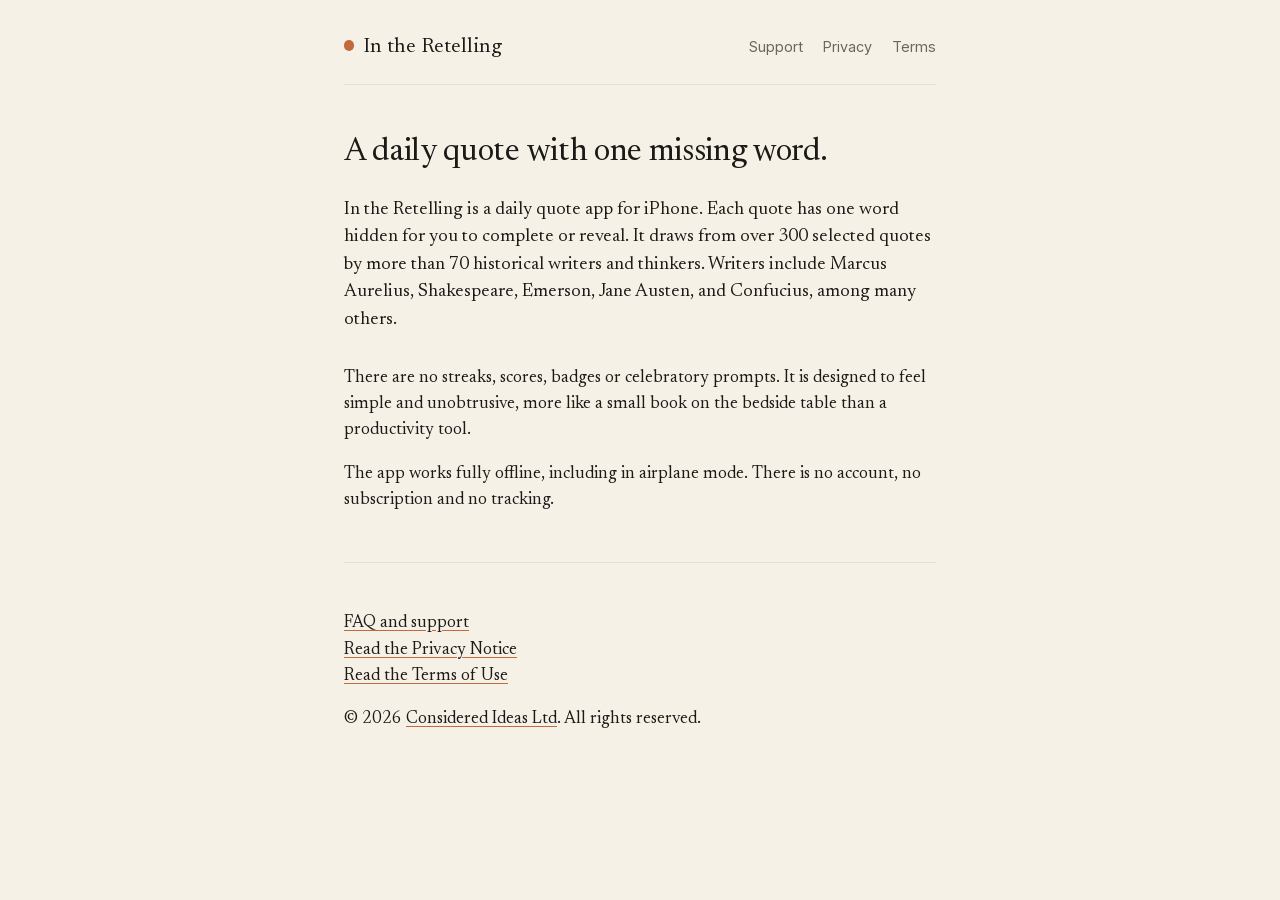
<file: index.html>
<!DOCTYPE html>
<html lang="en-GB">
<head>
<meta charset="UTF-8">
<meta name="viewport" content="width=device-width, initial-scale=1">
<title>In the Retelling</title>
<meta name="description" content="In the Retelling is a daily quote app for iPhone. Each quote has one word hidden for you to complete or reveal. It draws from over 300 selected quotes by more than 70 historical writers and thinkers.">
<meta name="theme-color" content="#F6F1E7">
<link rel="icon" type="image/svg+xml" href="favicon.svg">
<link rel="stylesheet" href="styles.css">
</head>
<body>
<div class="container">

<nav>
<a href="index.html" class="brand"><span class="brand-mark" aria-hidden="true"></span>In the Retelling</a>
<a href="support.html">Support</a>
<a href="privacy.html">Privacy</a>
<a href="terms.html">Terms</a>
</nav>

<h1>A daily quote with one missing word.</h1>

<p class="lead">In the Retelling is a daily quote app for iPhone. Each quote has one word hidden for you to complete or reveal. It draws from over 300 selected quotes by more than 70 historical writers and thinkers. Writers include Marcus Aurelius, Shakespeare, Emerson, Jane Austen, and Confucius, among many others.</p>

<p>There are no streaks, scores, badges or celebratory prompts. It is designed to feel simple and unobtrusive, more like a small book on the bedside table than a productivity tool.</p>

<p>The app works fully offline, including in airplane mode. There is no account, no subscription and no tracking.</p>

<hr>

<p><a href="support.html">FAQ and support</a><br>
<a href="privacy.html">Read the Privacy Notice</a><br>
<a href="terms.html">Read the Terms of Use</a></p>

<p>&copy; 2026 <a href="https://consideredideas.com" target="_blank" rel="noopener">Considered Ideas Ltd</a>. All rights reserved.</p>

</div>
</body>
</html>
</file>
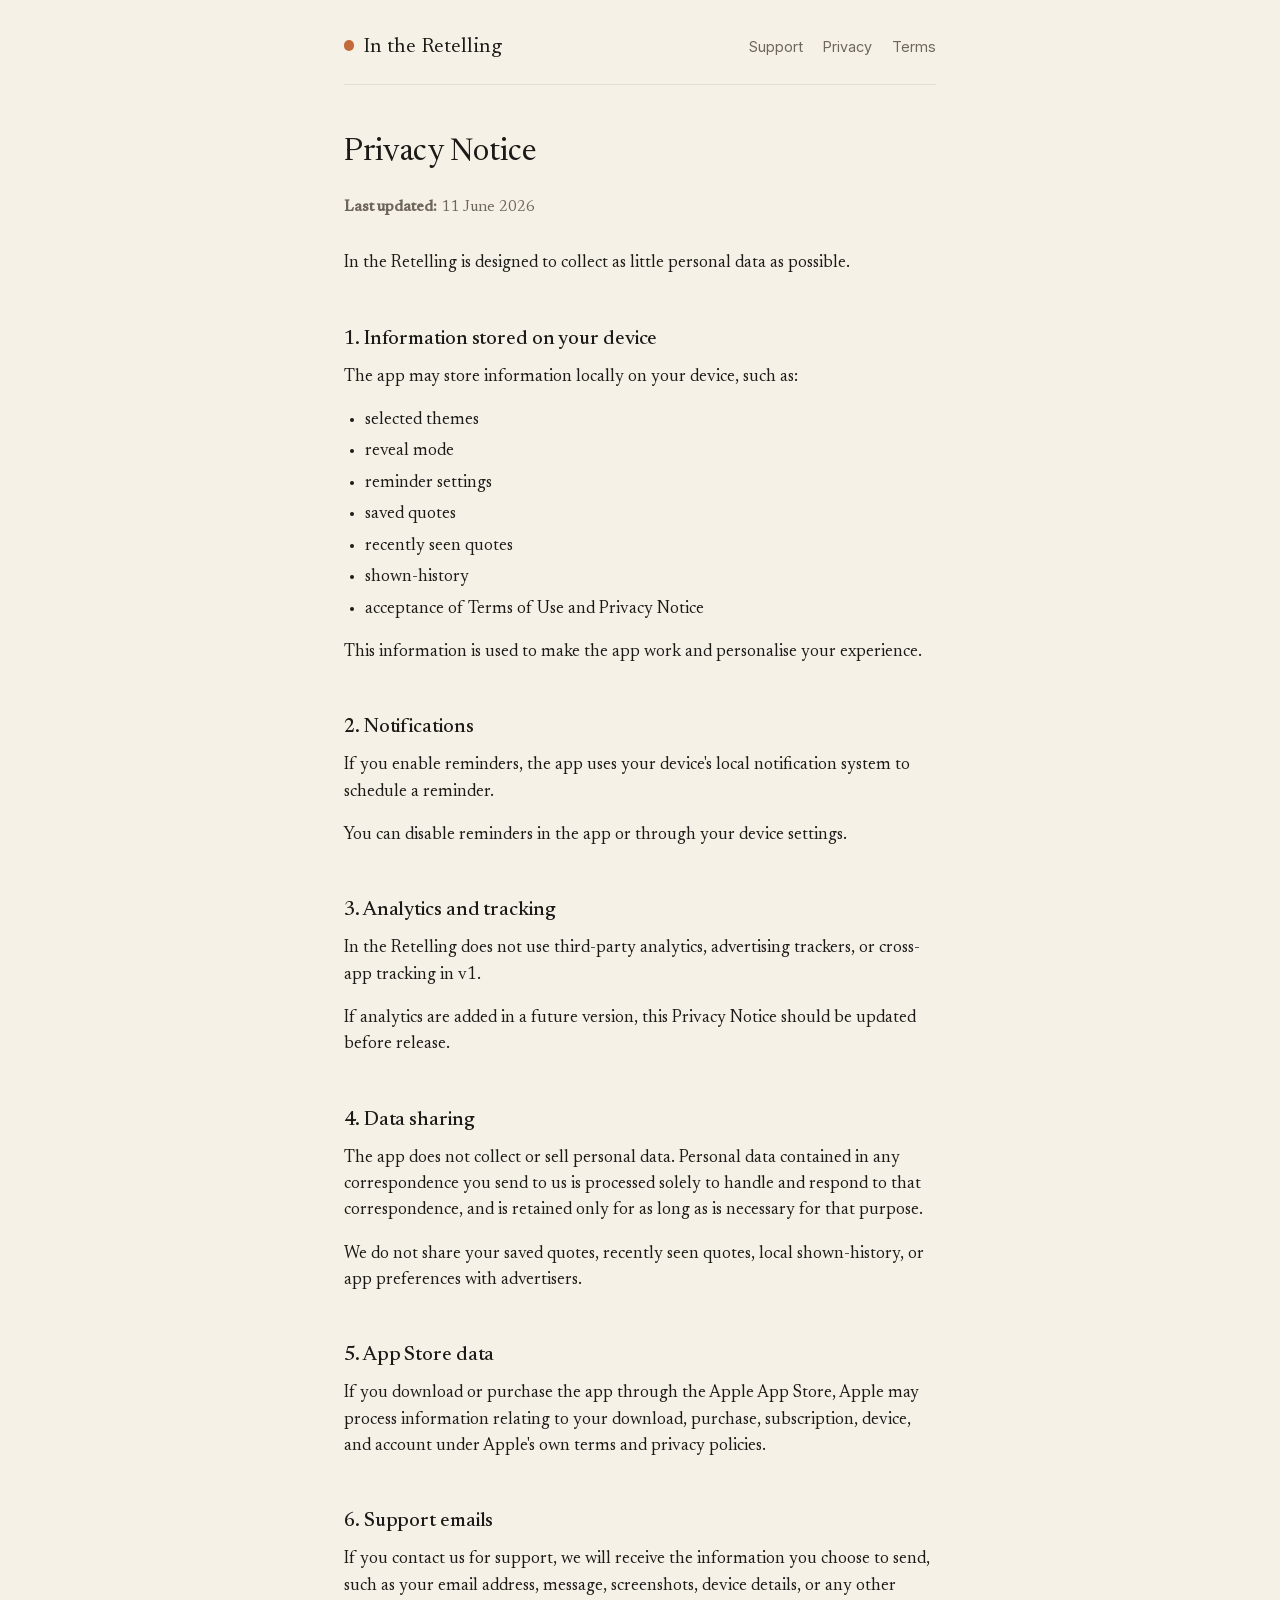
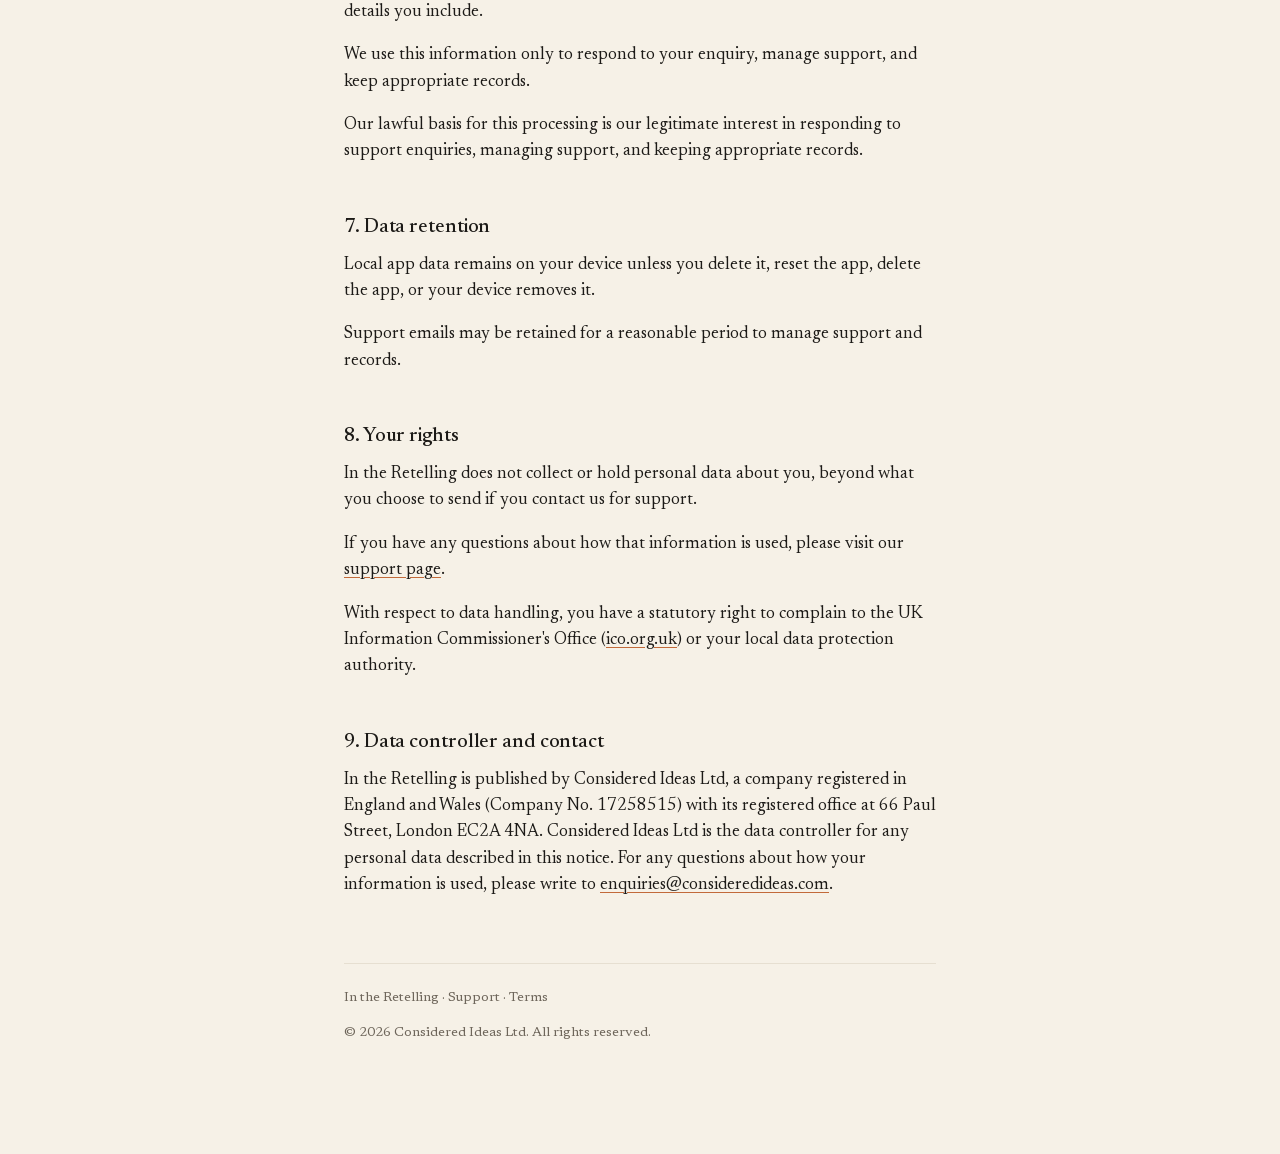
<file: privacy.html>
<!DOCTYPE html>
<html lang="en-GB">
<head>
<meta charset="UTF-8">
<meta name="viewport" content="width=device-width, initial-scale=1">
<title>Privacy Notice &middot; In the Retelling</title>
<meta name="description" content="Privacy Notice for In the Retelling, an iPhone app.">
<meta name="theme-color" content="#F6F1E7">
<link rel="icon" type="image/svg+xml" href="favicon.svg">
<link rel="stylesheet" href="styles.css">
</head>
<body>
<div class="container">

<nav>
<a href="index.html" class="brand"><span class="brand-mark" aria-hidden="true"></span>In the Retelling</a>
<a href="support.html">Support</a>
<a href="privacy.html">Privacy</a>
<a href="terms.html">Terms</a>
</nav>

<h1>Privacy Notice</h1>

<p class="meta"><strong>Last updated:</strong> 11 June 2026</p>

<p>In the Retelling is designed to collect as little personal data as possible.</p>

<h2>1. Information stored on your device</h2>

<p>The app may store information locally on your device, such as:</p>

<ul>
<li>selected themes</li>
<li>reveal mode</li>
<li>reminder settings</li>
<li>saved quotes</li>
<li>recently seen quotes</li>
<li>shown-history</li>
<li>acceptance of Terms of Use and Privacy Notice</li>
</ul>

<p>This information is used to make the app work and personalise your experience.</p>

<h2>2. Notifications</h2>

<p>If you enable reminders, the app uses your device's local notification system to schedule a reminder.</p>

<p>You can disable reminders in the app or through your device settings.</p>

<h2>3. Analytics and tracking</h2>

<p>In the Retelling does not use third-party analytics, advertising trackers, or cross-app tracking in v1.</p>

<p>If analytics are added in a future version, this Privacy Notice should be updated before release.</p>

<h2>4. Data sharing</h2>

<p>The app does not collect or sell personal data. Personal data contained in any correspondence you send to us is processed solely to handle and respond to that correspondence, and is retained only for as long as is necessary for that purpose.</p>

<p>We do not share your saved quotes, recently seen quotes, local shown-history, or app preferences with advertisers.</p>

<h2>5. App Store data</h2>

<p>If you download or purchase the app through the Apple App Store, Apple may process information relating to your download, purchase, subscription, device, and account under Apple's own terms and privacy policies.</p>

<h2>6. Support emails</h2>

<p>If you contact us for support, we will receive the information you choose to send, such as your email address, message, screenshots, device details, or any other details you include.</p>

<p>We use this information only to respond to your enquiry, manage support, and keep appropriate records.</p>

<p>Our lawful basis for this processing is our legitimate interest in responding to support enquiries, managing support, and keeping appropriate records.</p>

<h2>7. Data retention</h2>

<p>Local app data remains on your device unless you delete it, reset the app, delete the app, or your device removes it.</p>

<p>Support emails may be retained for a reasonable period to manage support and records.</p>

<h2>8. Your rights</h2>

<p>In the Retelling does not collect or hold personal data about you, beyond what you choose to send if you contact us for support.</p>

<p>If you have any questions about how that information is used, please visit our <a href="support.html">support page</a>.</p>

<p>With respect to data handling, you have a statutory right to complain to the UK Information Commissioner's Office (<a href="https://ico.org.uk/">ico.org.uk</a>) or your local data protection authority.</p>

<h2>9. Data controller and contact</h2>

<p>In the Retelling is published by Considered Ideas Ltd, a company registered in England and Wales (Company No. 17258515) with its registered office at 66 Paul Street, London EC2A 4NA. Considered Ideas Ltd is the data controller for any personal data described in this notice. For any questions about how your information is used, please write to <a href="mailto:enquiries@consideredideas.com">enquiries@consideredideas.com</a>.</p>

<footer>
<p><a href="index.html">In the Retelling</a> &middot; <a href="support.html">Support</a> &middot; <a href="terms.html">Terms</a></p>
<p>&copy; 2026 <a href="https://consideredideas.com" target="_blank" rel="noopener">Considered Ideas Ltd</a>. All rights reserved.</p>
</footer>

</div>
</body>
</html>
</file>
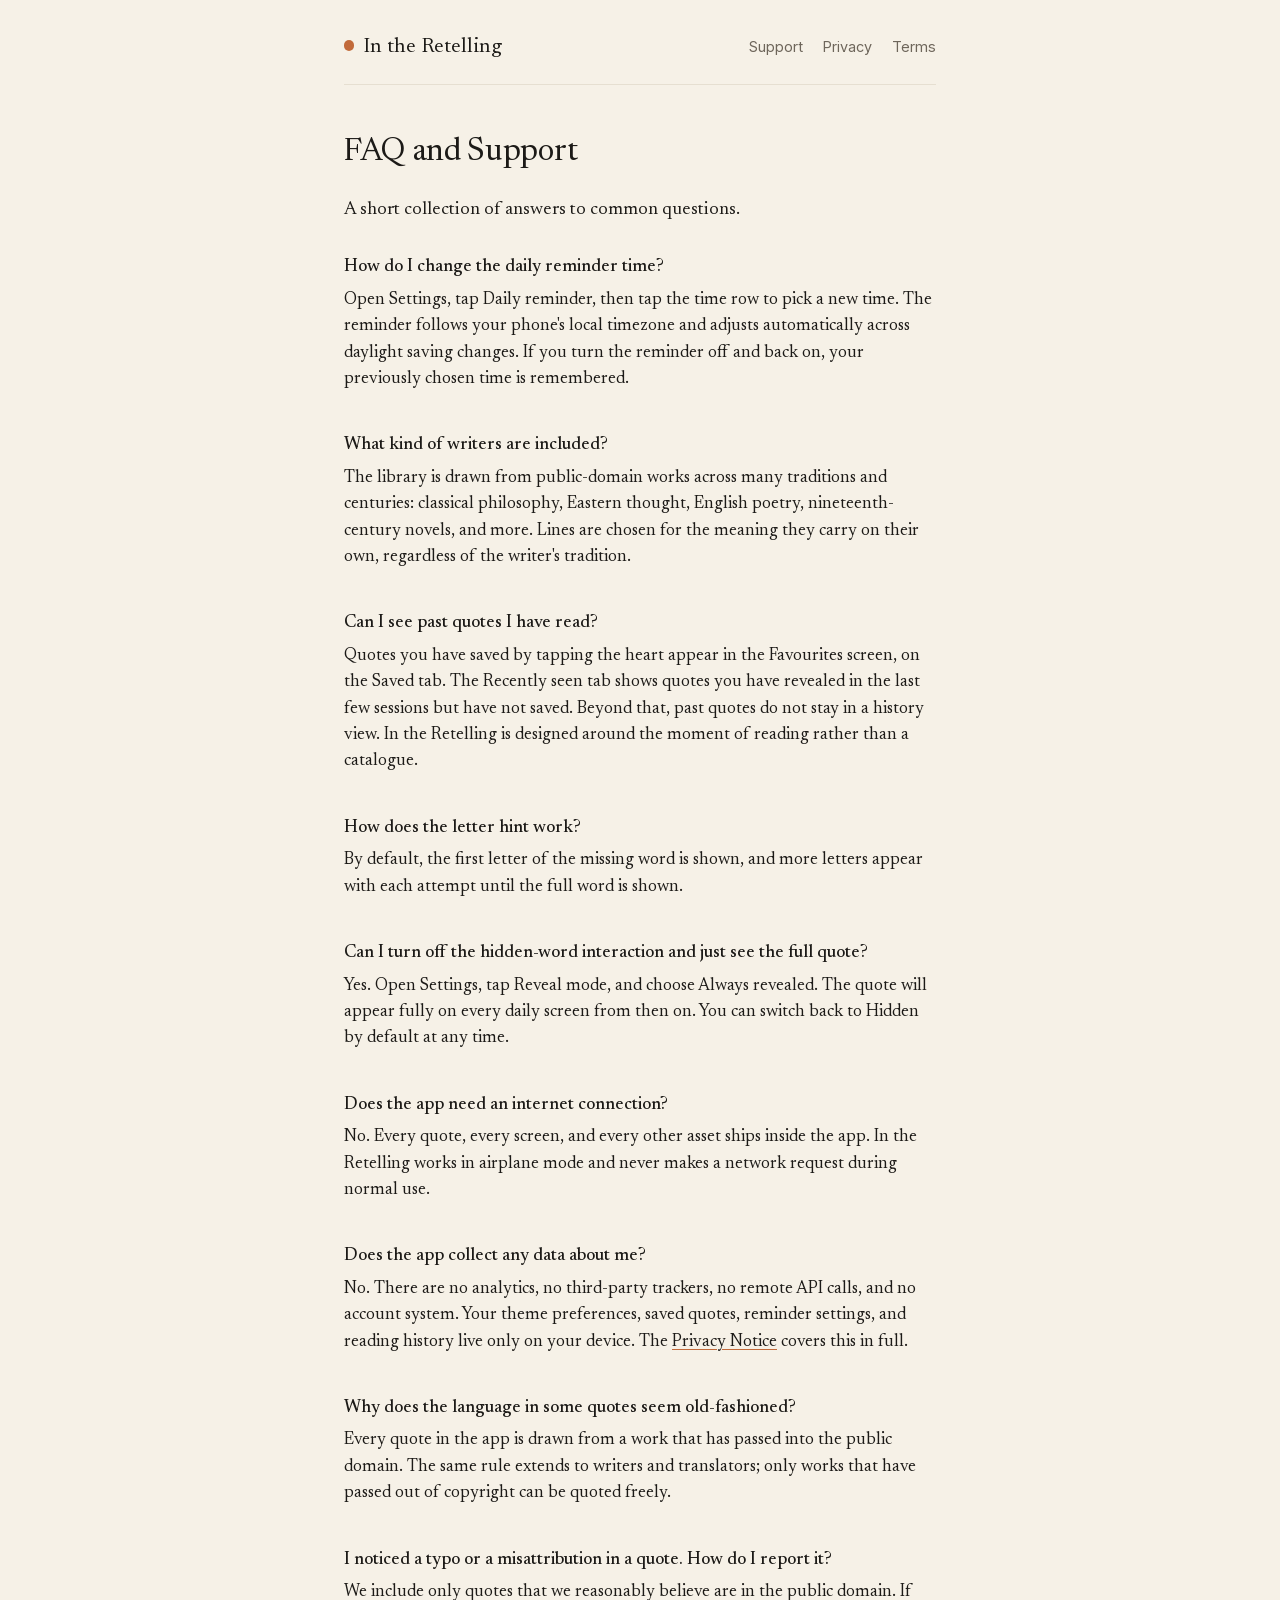
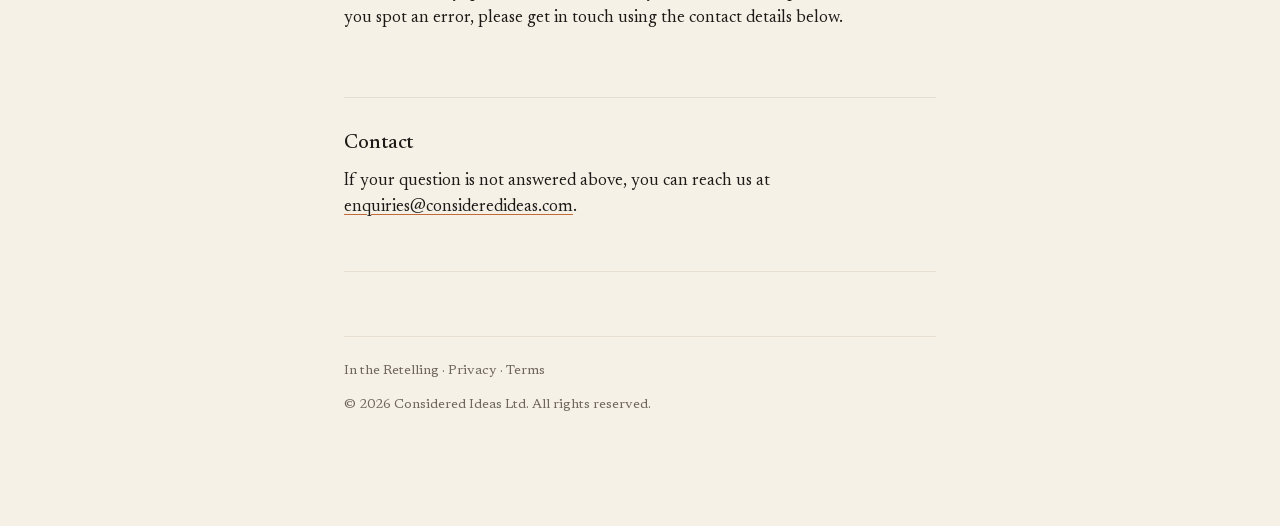
<file: support.html>
<!DOCTYPE html>
<html lang="en-GB">
<head>
<meta charset="UTF-8">
<meta name="viewport" content="width=device-width, initial-scale=1">
<title>FAQ and Support &middot; In the Retelling</title>
<meta name="description" content="Support and frequently asked questions for In the Retelling, an iPhone app.">
<meta name="theme-color" content="#F6F1E7">
<link rel="icon" type="image/svg+xml" href="favicon.svg">
<link rel="stylesheet" href="styles.css">
</head>
<body>
<div class="container">

<nav>
<a href="index.html" class="brand"><span class="brand-mark" aria-hidden="true"></span>In the Retelling</a>
<a href="support.html">Support</a>
<a href="privacy.html">Privacy</a>
<a href="terms.html">Terms</a>
</nav>

<h1>FAQ and Support</h1>

<p class="lead">A short collection of answers to common questions.</p>

<div class="faq">

<div class="faq-item">
<h3>How do I change the daily reminder time?</h3>
<p>Open Settings, tap Daily reminder, then tap the time row to pick a new time. The reminder follows your phone's local timezone and adjusts automatically across daylight saving changes. If you turn the reminder off and back on, your previously chosen time is remembered.</p>
</div>

<div class="faq-item">
<h3>What kind of writers are included?</h3>
<p>The library is drawn from public-domain works across many traditions and centuries: classical philosophy, Eastern thought, English poetry, nineteenth-century novels, and more. Lines are chosen for the meaning they carry on their own, regardless of the writer's tradition.</p>
</div>

<div class="faq-item">
<h3>Can I see past quotes I have read?</h3>
<p>Quotes you have saved by tapping the heart appear in the Favourites screen, on the Saved tab. The Recently seen tab shows quotes you have revealed in the last few sessions but have not saved. Beyond that, past quotes do not stay in a history view. In the Retelling is designed around the moment of reading rather than a catalogue.</p>
</div>

<div class="faq-item">
<h3>How does the letter hint work?</h3>
<p>By default, the first letter of the missing word is shown, and more letters appear with each attempt until the full word is shown.</p>
</div>

<div class="faq-item">
<h3>Can I turn off the hidden-word interaction and just see the full quote?</h3>
<p>Yes. Open Settings, tap Reveal mode, and choose Always revealed. The quote will appear fully on every daily screen from then on. You can switch back to Hidden by default at any time.</p>
</div>

<div class="faq-item">
<h3>Does the app need an internet connection?</h3>
<p>No. Every quote, every screen, and every other asset ships inside the app. In the Retelling works in airplane mode and never makes a network request during normal use.</p>
</div>

<div class="faq-item">
<h3>Does the app collect any data about me?</h3>
<p>No. There are no analytics, no third-party trackers, no remote API calls, and no account system. Your theme preferences, saved quotes, reminder settings, and reading history live only on your device. The <a href="privacy.html">Privacy Notice</a> covers this in full.</p>
</div>

<div class="faq-item">
<h3>Why does the language in some quotes seem old-fashioned?</h3>
<p>Every quote in the app is drawn from a work that has passed into the public domain. The same rule extends to writers and translators; only works that have passed out of copyright can be quoted freely.</p>
</div>

<div class="faq-item">
<h3>I noticed a typo or a misattribution in a quote. How do I report it?</h3>
<p>We include only quotes that we reasonably believe are in the public domain. If you spot an error, please get in touch using the contact details below.</p>
</div>

</div>

<div class="contact-block">
<h2>Contact</h2>
<p>If your question is not answered above, you can reach us at <a href="mailto:enquiries@consideredideas.com">enquiries@consideredideas.com</a>.</p>
</div>

<footer>
<p><a href="index.html">In the Retelling</a> &middot; <a href="privacy.html">Privacy</a> &middot; <a href="terms.html">Terms</a></p>
<p>&copy; 2026 <a href="https://consideredideas.com" target="_blank" rel="noopener">Considered Ideas Ltd</a>. All rights reserved.</p>
</footer>

</div>
</body>
</html>
</file>
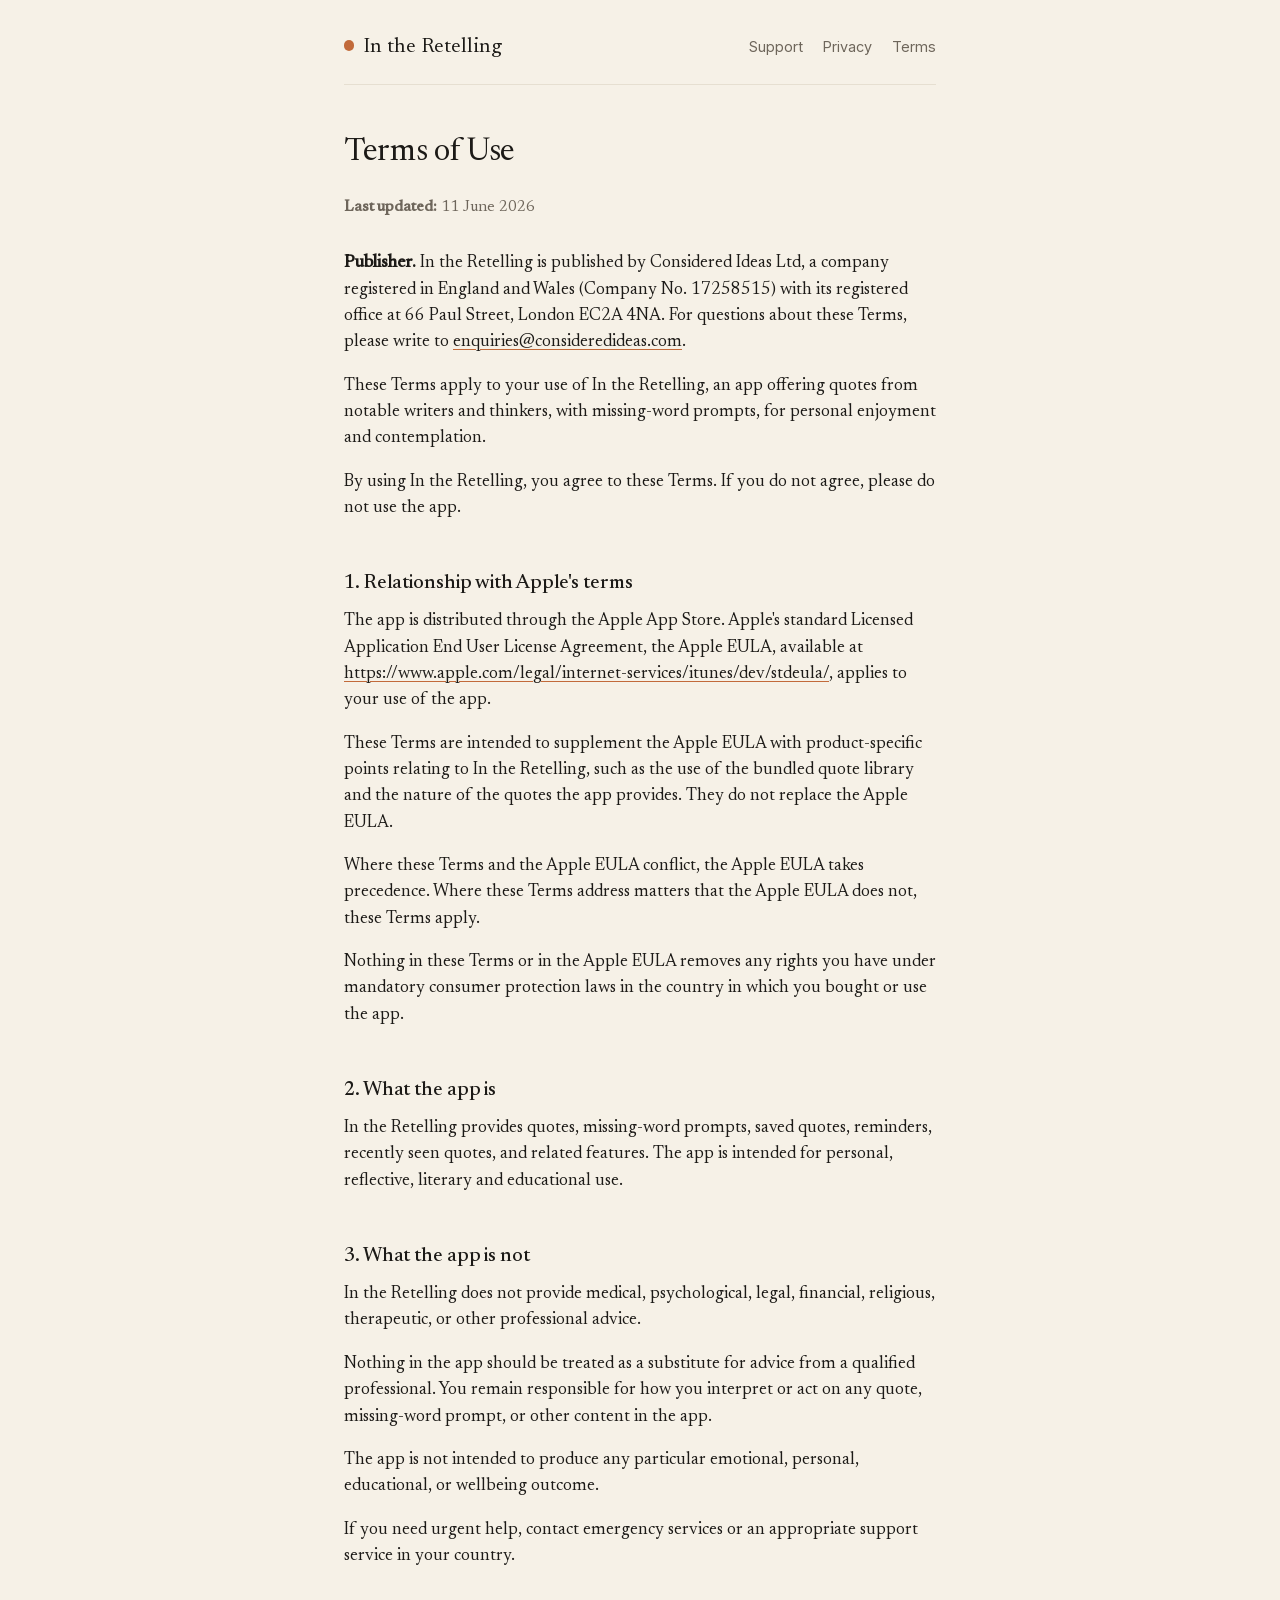
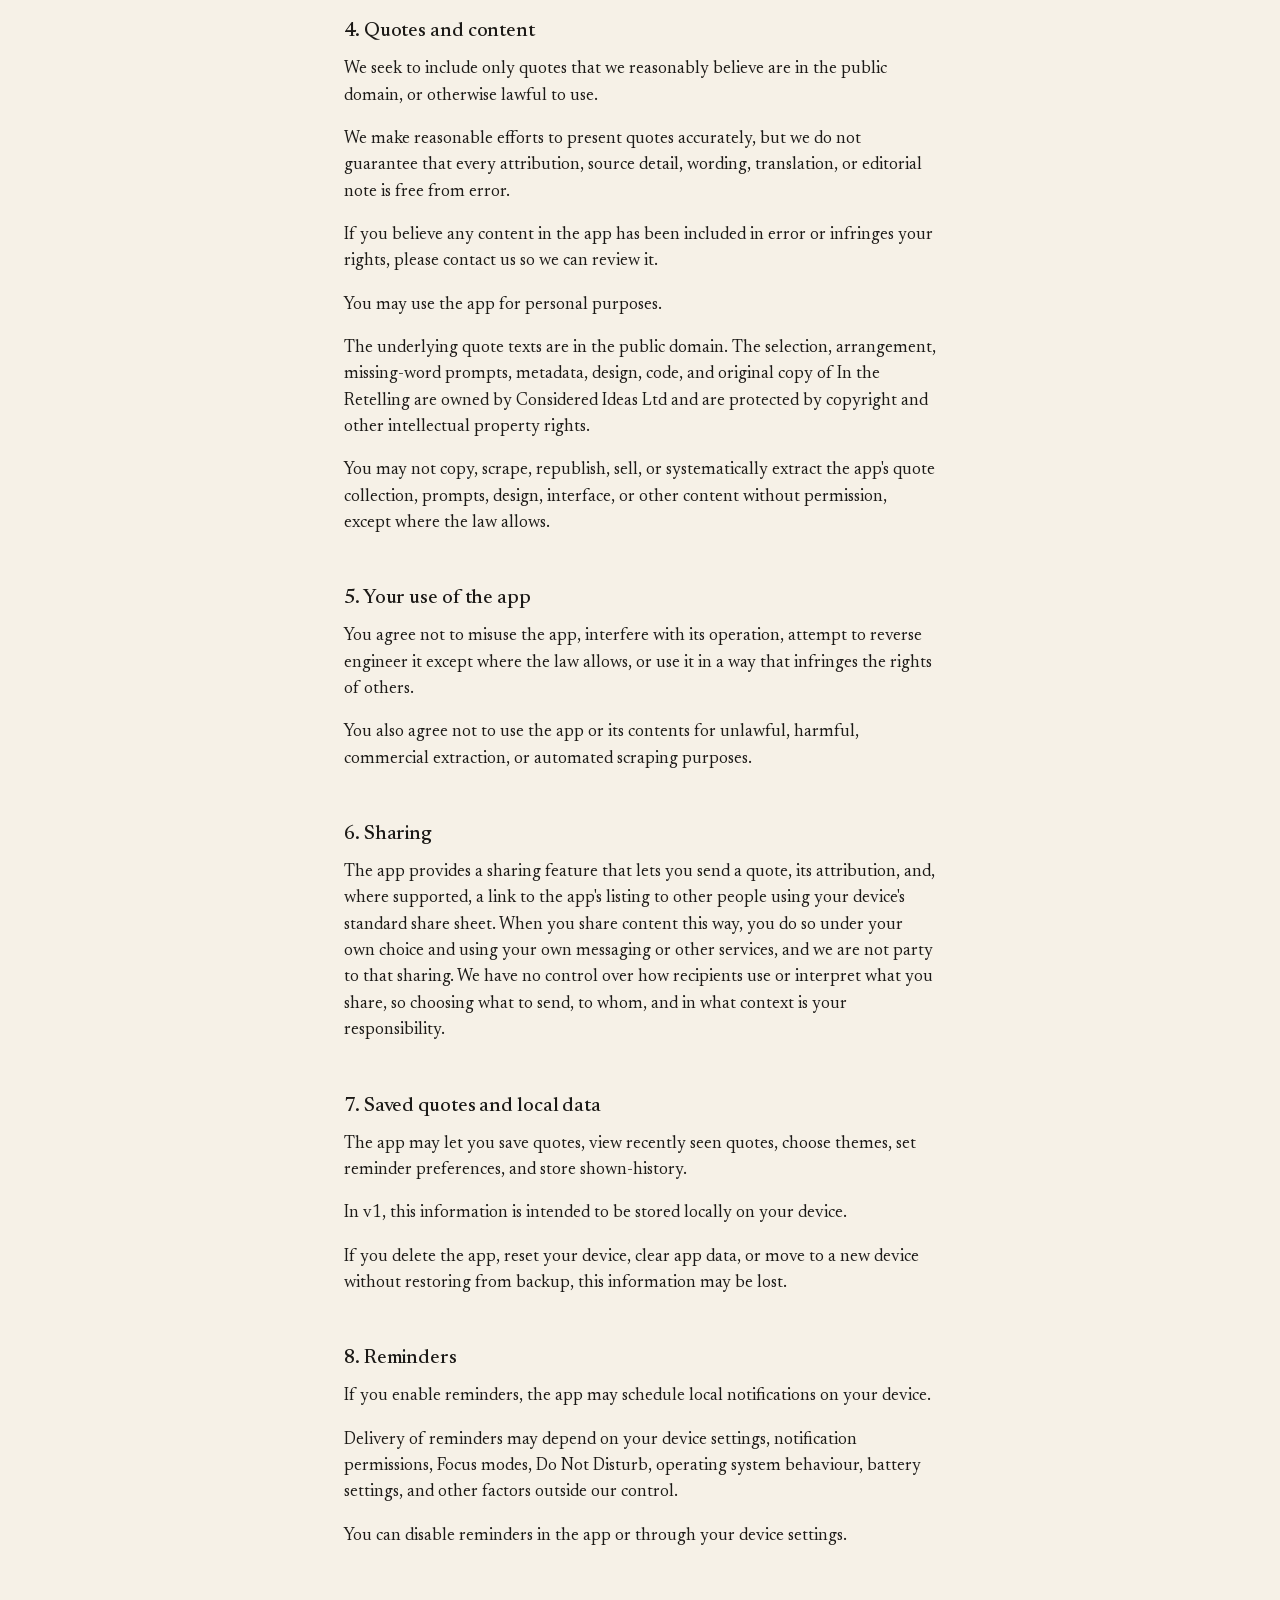
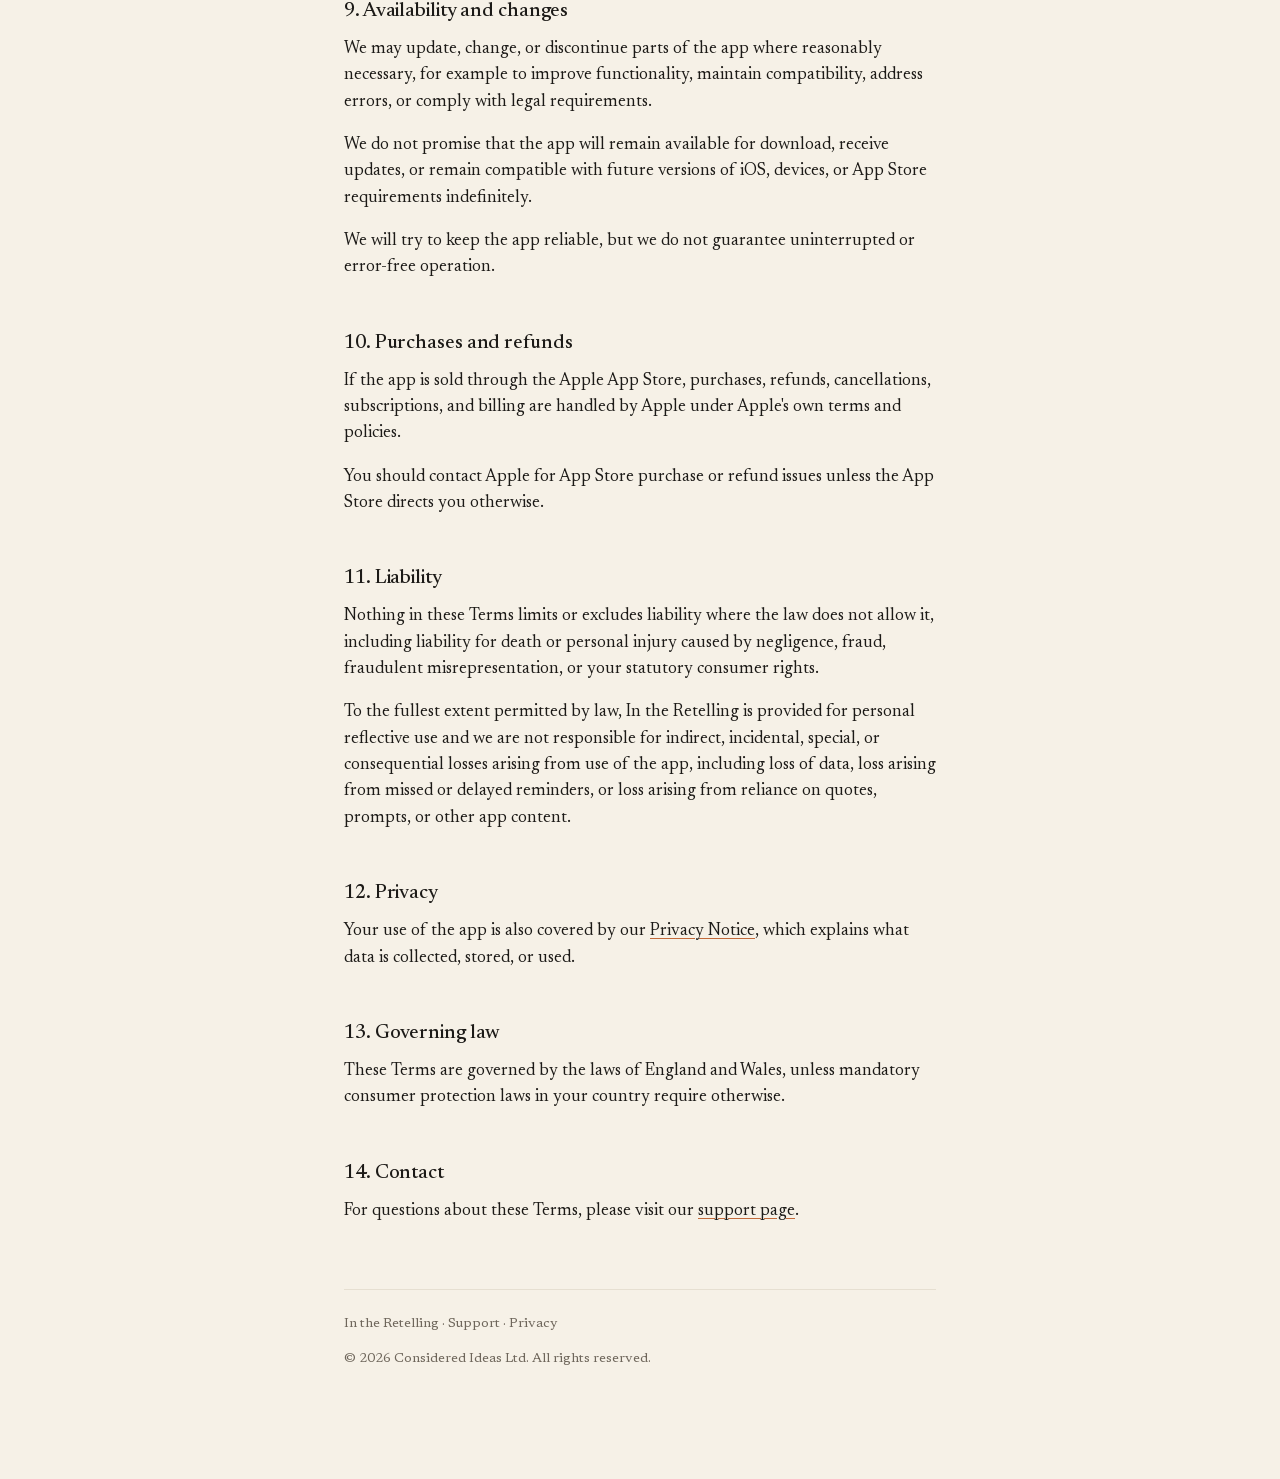
<file: terms.html>
<!DOCTYPE html>
<html lang="en-GB">
<head>
<meta charset="UTF-8">
<meta name="viewport" content="width=device-width, initial-scale=1">
<title>Terms of Use &middot; In the Retelling</title>
<meta name="description" content="Terms of Use for In the Retelling, an iPhone app.">
<meta name="theme-color" content="#F6F1E7">
<link rel="icon" type="image/svg+xml" href="favicon.svg">
<link rel="stylesheet" href="styles.css">
</head>
<body>
<div class="container">

<nav>
<a href="index.html" class="brand"><span class="brand-mark" aria-hidden="true"></span>In the Retelling</a>
<a href="support.html">Support</a>
<a href="privacy.html">Privacy</a>
<a href="terms.html">Terms</a>
</nav>

<h1>Terms of Use</h1>

<p class="meta"><strong>Last updated:</strong> 11 June 2026</p>

<p><strong>Publisher.</strong> In the Retelling is published by Considered Ideas Ltd, a company registered in England and Wales (Company No. 17258515) with its registered office at 66 Paul Street, London EC2A 4NA. For questions about these Terms, please write to <a href="mailto:enquiries@consideredideas.com">enquiries@consideredideas.com</a>.</p>

<p>These Terms apply to your use of In the Retelling, an app offering quotes from notable writers and thinkers, with missing-word prompts, for personal enjoyment and contemplation.</p>

<p>By using In the Retelling, you agree to these Terms. If you do not agree, please do not use the app.</p>

<h2>1. Relationship with Apple's terms</h2>

<p>The app is distributed through the Apple App Store. Apple's standard Licensed Application End User License Agreement, the Apple EULA, available at <a href="https://www.apple.com/legal/internet-services/itunes/dev/stdeula/">https://www.apple.com/legal/internet-services/itunes/dev/stdeula/</a>, applies to your use of the app.</p>

<p>These Terms are intended to supplement the Apple EULA with product-specific points relating to In the Retelling, such as the use of the bundled quote library and the nature of the quotes the app provides. They do not replace the Apple EULA.</p>

<p>Where these Terms and the Apple EULA conflict, the Apple EULA takes precedence. Where these Terms address matters that the Apple EULA does not, these Terms apply.</p>

<p>Nothing in these Terms or in the Apple EULA removes any rights you have under mandatory consumer protection laws in the country in which you bought or use the app.</p>

<h2>2. What the app is</h2>

<p>In the Retelling provides quotes, missing-word prompts, saved quotes, reminders, recently seen quotes, and related features. The app is intended for personal, reflective, literary and educational use.</p>

<h2>3. What the app is not</h2>

<p>In the Retelling does not provide medical, psychological, legal, financial, religious, therapeutic, or other professional advice.</p>

<p>Nothing in the app should be treated as a substitute for advice from a qualified professional. You remain responsible for how you interpret or act on any quote, missing-word prompt, or other content in the app.</p>

<p>The app is not intended to produce any particular emotional, personal, educational, or wellbeing outcome.</p>

<p>If you need urgent help, contact emergency services or an appropriate support service in your country.</p>

<h2>4. Quotes and content</h2>

<p>We seek to include only quotes that we reasonably believe are in the public domain, or otherwise lawful to use.</p>

<p>We make reasonable efforts to present quotes accurately, but we do not guarantee that every attribution, source detail, wording, translation, or editorial note is free from error.</p>

<p>If you believe any content in the app has been included in error or infringes your rights, please contact us so we can review it.</p>

<p>You may use the app for personal purposes.</p>

<p>The underlying quote texts are in the public domain. The selection, arrangement, missing-word prompts, metadata, design, code, and original copy of In the Retelling are owned by Considered Ideas Ltd and are protected by copyright and other intellectual property rights.</p>

<p>You may not copy, scrape, republish, sell, or systematically extract the app's quote collection, prompts, design, interface, or other content without permission, except where the law allows.</p>

<h2>5. Your use of the app</h2>

<p>You agree not to misuse the app, interfere with its operation, attempt to reverse engineer it except where the law allows, or use it in a way that infringes the rights of others.</p>

<p>You also agree not to use the app or its contents for unlawful, harmful, commercial extraction, or automated scraping purposes.</p>

<h2>6. Sharing</h2>

<p>The app provides a sharing feature that lets you send a quote, its attribution, and, where supported, a link to the app's listing to other people using your device's standard share sheet. When you share content this way, you do so under your own choice and using your own messaging or other services, and we are not party to that sharing. We have no control over how recipients use or interpret what you share, so choosing what to send, to whom, and in what context is your responsibility.</p>

<h2>7. Saved quotes and local data</h2>

<p>The app may let you save quotes, view recently seen quotes, choose themes, set reminder preferences, and store shown-history.</p>

<p>In v1, this information is intended to be stored locally on your device.</p>

<p>If you delete the app, reset your device, clear app data, or move to a new device without restoring from backup, this information may be lost.</p>

<h2>8. Reminders</h2>

<p>If you enable reminders, the app may schedule local notifications on your device.</p>

<p>Delivery of reminders may depend on your device settings, notification permissions, Focus modes, Do Not Disturb, operating system behaviour, battery settings, and other factors outside our control.</p>

<p>You can disable reminders in the app or through your device settings.</p>

<h2>9. Availability and changes</h2>

<p>We may update, change, or discontinue parts of the app where reasonably necessary, for example to improve functionality, maintain compatibility, address errors, or comply with legal requirements.</p>

<p>We do not promise that the app will remain available for download, receive updates, or remain compatible with future versions of iOS, devices, or App Store requirements indefinitely.</p>

<p>We will try to keep the app reliable, but we do not guarantee uninterrupted or error-free operation.</p>

<h2>10. Purchases and refunds</h2>

<p>If the app is sold through the Apple App Store, purchases, refunds, cancellations, subscriptions, and billing are handled by Apple under Apple's own terms and policies.</p>

<p>You should contact Apple for App Store purchase or refund issues unless the App Store directs you otherwise.</p>

<h2>11. Liability</h2>

<p>Nothing in these Terms limits or excludes liability where the law does not allow it, including liability for death or personal injury caused by negligence, fraud, fraudulent misrepresentation, or your statutory consumer rights.</p>

<p>To the fullest extent permitted by law, In the Retelling is provided for personal reflective use and we are not responsible for indirect, incidental, special, or consequential losses arising from use of the app, including loss of data, loss arising from missed or delayed reminders, or loss arising from reliance on quotes, prompts, or other app content.</p>

<h2>12. Privacy</h2>

<p>Your use of the app is also covered by our <a href="privacy.html">Privacy Notice</a>, which explains what data is collected, stored, or used.</p>

<h2>13. Governing law</h2>

<p>These Terms are governed by the laws of England and Wales, unless mandatory consumer protection laws in your country require otherwise.</p>

<h2>14. Contact</h2>

<p>For questions about these Terms, please visit our <a href="support.html">support page</a>.</p>

<footer>
<p><a href="index.html">In the Retelling</a> &middot; <a href="support.html">Support</a> &middot; <a href="privacy.html">Privacy</a></p>
<p>&copy; 2026 <a href="https://consideredideas.com" target="_blank" rel="noopener">Considered Ideas Ltd</a>. All rights reserved.</p>
</footer>

</div>
</body>
</html>
</file>
<file: styles.css>
/* Self-hosted fonts. Newsreader and Inter are both licensed under the
   SIL Open Font License 1.1; see fonts/OFL.txt. The files cover only
   the latin unicode range, which is all the pages use. font-display:
   swap so the fallback serif renders immediately and the brand serif
   fades in once loaded. Self-hosted rather than loaded from Google
   Fonts so the pages make no third-party requests; Safari's Advanced
   Privacy Protections then has nothing to flag. */
@font-face {
  font-family: 'Newsreader';
  font-style: normal;
  font-weight: 300;
  font-display: swap;
  src: url('fonts/newsreader-300-latin.woff2') format('woff2');
  unicode-range: U+0000-00FF, U+0131, U+0152-0153, U+02BB-02BC, U+02C6, U+02DA, U+02DC, U+0304, U+0308, U+0329, U+2000-206F, U+20AC, U+2122, U+2191, U+2193, U+2212, U+2215, U+FEFF, U+FFFD;
}
@font-face {
  font-family: 'Newsreader';
  font-style: normal;
  font-weight: 400;
  font-display: swap;
  src: url('fonts/newsreader-400-latin.woff2') format('woff2');
  unicode-range: U+0000-00FF, U+0131, U+0152-0153, U+02BB-02BC, U+02C6, U+02DA, U+02DC, U+0304, U+0308, U+0329, U+2000-206F, U+20AC, U+2122, U+2191, U+2193, U+2212, U+2215, U+FEFF, U+FFFD;
}
@font-face {
  font-family: 'Newsreader';
  font-style: normal;
  font-weight: 500;
  font-display: swap;
  src: url('fonts/newsreader-500-latin.woff2') format('woff2');
  unicode-range: U+0000-00FF, U+0131, U+0152-0153, U+02BB-02BC, U+02C6, U+02DA, U+02DC, U+0304, U+0308, U+0329, U+2000-206F, U+20AC, U+2122, U+2191, U+2193, U+2212, U+2215, U+FEFF, U+FFFD;
}
@font-face {
  font-family: 'Newsreader';
  font-style: italic;
  font-weight: 400;
  font-display: swap;
  src: url('fonts/newsreader-400-italic-latin.woff2') format('woff2');
  unicode-range: U+0000-00FF, U+0131, U+0152-0153, U+02BB-02BC, U+02C6, U+02DA, U+02DC, U+0304, U+0308, U+0329, U+2000-206F, U+20AC, U+2122, U+2191, U+2193, U+2212, U+2215, U+FEFF, U+FFFD;
}
@font-face {
  font-family: 'Inter';
  font-style: normal;
  font-weight: 400;
  font-display: swap;
  src: url('fonts/inter-400-latin.woff2') format('woff2');
  unicode-range: U+0000-00FF, U+0131, U+0152-0153, U+02BB-02BC, U+02C6, U+02DA, U+02DC, U+0304, U+0308, U+0329, U+2000-206F, U+20AC, U+2122, U+2191, U+2193, U+2212, U+2215, U+FEFF, U+FFFD;
}
@font-face {
  font-family: 'Inter';
  font-style: normal;
  font-weight: 500;
  font-display: swap;
  src: url('fonts/inter-500-latin.woff2') format('woff2');
  unicode-range: U+0000-00FF, U+0131, U+0152-0153, U+02BB-02BC, U+02C6, U+02DA, U+02DC, U+0304, U+0308, U+0329, U+2000-206F, U+20AC, U+2122, U+2191, U+2193, U+2212, U+2215, U+FEFF, U+FFFD;
}

:root {
  --paper: #F6F1E7;
  --ink: #1C1A17;
  --ink-secondary: #6E665B;
  --hairline: #E6DFD1;
  --accent: #C26A3A;
}

@media (prefers-color-scheme: dark) {
  :root {
    --paper: #161412;
    --ink: #EDE8DD;
    --ink-secondary: #9A9085;
    --hairline: #2A2520;
    --accent: #D07A4A;
  }
}

* {
  box-sizing: border-box;
}

html {
  -webkit-text-size-adjust: 100%;
}

body {
  margin: 0;
  padding: 0;
  background: var(--paper);
  color: var(--ink);
  font-family: 'Newsreader', 'Source Serif Pro', 'Charter', 'Iowan Old Style', Georgia, serif;
  font-weight: 400;
  font-size: 17px;
  line-height: 1.55;
  -webkit-font-smoothing: antialiased;
  -moz-osx-font-smoothing: grayscale;
}

.container {
  max-width: 640px;
  margin: 0 auto;
  padding: 32px 24px 96px;
}

nav {
  display: flex;
  flex-wrap: wrap;
  align-items: baseline;
  gap: 20px;
  margin-bottom: 48px;
  padding-bottom: 20px;
  border-bottom: 0.5px solid var(--hairline);
  font-family: -apple-system, BlinkMacSystemFont, 'Inter', system-ui, sans-serif;
  font-size: 0.9rem;
}

nav .brand {
  font-family: 'Newsreader', 'Source Serif Pro', 'Charter', Georgia, serif;
  font-size: 1.3rem;
  color: var(--ink);
  font-weight: 400;
  text-decoration: none;
  margin-right: auto;
}

nav a:not(.brand) {
  text-decoration: none;
  color: var(--ink-secondary);
  padding: 4px 0;
}

nav a:not(.brand):hover {
  color: var(--ink);
  text-decoration: underline;
  text-decoration-color: var(--accent);
  text-underline-offset: 4px;
}

h1 {
  font-size: 2rem;
  font-weight: 400;
  letter-spacing: -0.01em;
  margin: 0 0 24px;
  line-height: 1.2;
}

/* Persimmon brand mark sitting inline to the left of the brand wordmark
   in the nav. Single small persimmon disc, mirroring the persimmon-dot
   motif on the In the Retelling app icon. Decorative only; aria-hidden
   on the span. */
.brand .brand-mark {
  display: inline-block;
  width: 0.5em;
  height: 0.5em;
  border-radius: 50%;
  background: var(--accent);
  margin-right: 0.4em;
  vertical-align: 0.06em;
}

h2 {
  font-size: 1.25rem;
  font-weight: 500;
  margin: 48px 0 12px;
  line-height: 1.35;
  letter-spacing: -0.005em;
}

p {
  margin: 0 0 1em;
}

a {
  color: var(--ink);
  text-decoration: underline;
  text-decoration-color: var(--accent);
  text-decoration-thickness: 1px;
  text-underline-offset: 3px;
}

a:hover {
  text-decoration-thickness: 1.5px;
}

ul {
  padding-left: 1.25em;
  margin: 0 0 1em;
}

li {
  margin-bottom: 0.3em;
}

hr {
  border: none;
  border-top: 0.5px solid var(--hairline);
  margin: 48px 0;
}

.lead {
  font-size: 1.15rem;
  line-height: 1.5;
  margin-bottom: 32px;
  color: var(--ink);
}

.meta {
  color: var(--ink-secondary);
  font-size: 0.95rem;
  margin-bottom: 32px;
}

.faq {
  margin-top: 32px;
}

.faq-item {
  margin-bottom: 40px;
}

.faq-item h3 {
  font-size: 1.1rem;
  font-weight: 500;
  margin: 0 0 8px;
  line-height: 1.4;
}

.faq-item p {
  margin: 0;
}

.contact-block {
  margin-top: 64px;
  padding: 32px 0;
  border-top: 0.5px solid var(--hairline);
  border-bottom: 0.5px solid var(--hairline);
}

.contact-block h2 {
  margin-top: 0;
}

footer {
  margin-top: 64px;
  padding-top: 24px;
  border-top: 0.5px solid var(--hairline);
  color: var(--ink-secondary);
  font-size: 0.85rem;
}

footer a {
  color: var(--ink-secondary);
  text-decoration: none;
}

footer a:hover {
  color: var(--ink);
  text-decoration: underline;
  text-decoration-color: var(--accent);
}

@media (max-width: 480px) {
  .container {
    padding: 24px 20px 80px;
  }

  h1 {
    font-size: 1.65rem;
  }

  h2 {
    font-size: 1.15rem;
    margin: 40px 0 10px;
  }

  nav {
    margin-bottom: 32px;
  }

  nav .brand {
    font-size: 1.2rem;
  }
}
</file>
